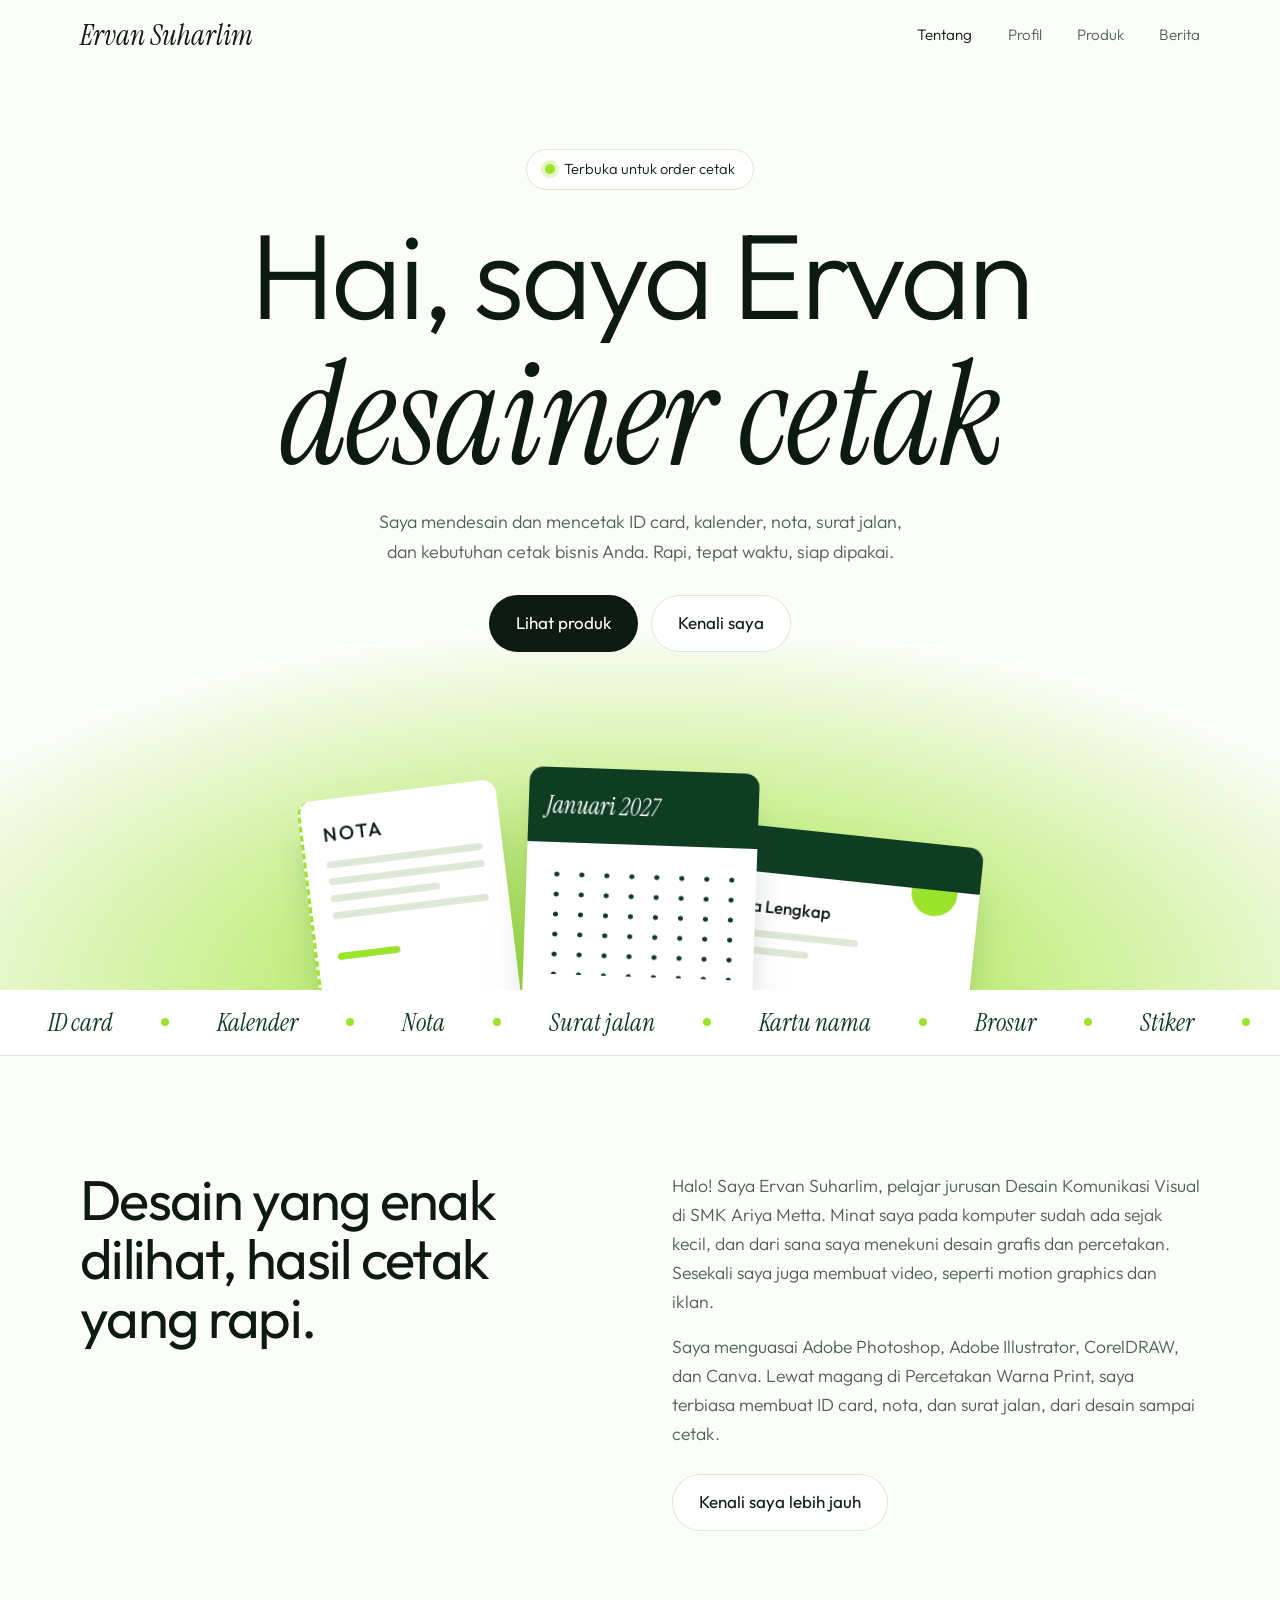
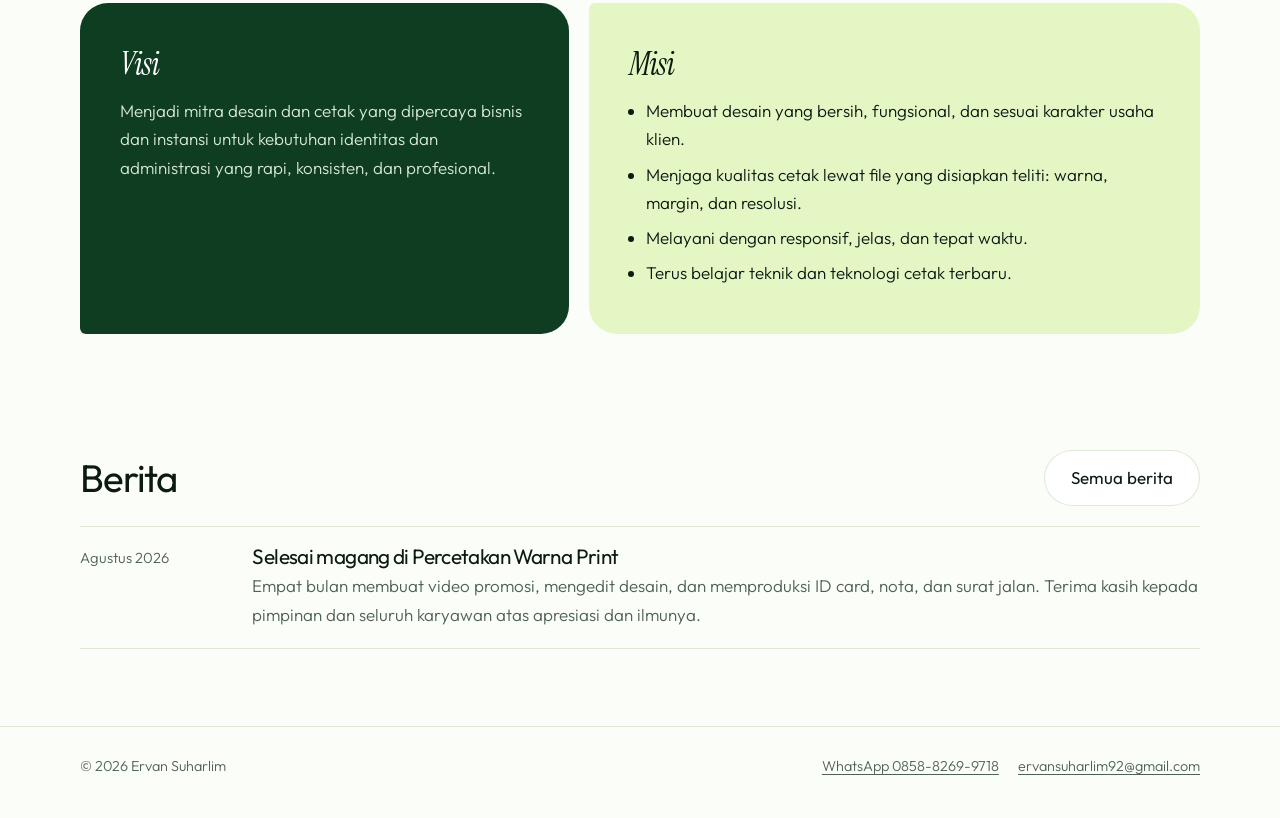
<file: index.html>
<!DOCTYPE html>
<html lang="id">
<head>
<meta charset="utf-8">
<meta name="viewport" content="width=device-width,initial-scale=1">
<title>Ervan Suharlim | Desain & Percetakan Digital</title>
<meta name="description" content="Portfolio Ervan Suharlim: desain dan cetak ID card, kalender, nota, surat jalan, dan kebutuhan percetakan lainnya.">
<meta name="theme-color" content="#0f3d22">
<link rel="icon" href="data:image/svg+xml,%3Csvg xmlns='http://www.w3.org/2000/svg' viewBox='0 0 32 32'%3E%3Crect width='32' height='32' rx='9' fill='%230f3d22'/%3E%3Ctext x='16' y='24' font-size='22' text-anchor='middle' fill='%239be32d' font-family='serif' font-style='italic'%3EE%3C/text%3E%3C/svg%3E">
<link rel="preconnect" href="https://fonts.googleapis.com"><link rel="preconnect" href="https://fonts.gstatic.com" crossorigin>
<link href="https://fonts.googleapis.com/css2?family=Instrument+Serif:ital@1&family=Outfit:wght@300;400;500&display=swap" rel="stylesheet">
<link rel="stylesheet" href="style.css">
</head>
<body>
<header><div class="wrap nav" id="nav">
<a class="logo" href="#beranda">Ervan Suharlim</a>
<button class="menu" aria-label="Buka menu" aria-expanded="false" id="mb"><i></i></button>
<ul><li><a href="#tentang" aria-current="page">Tentang</a></li><li><a href="profil.html">Profil</a></li><li><a href="produk.html">Produk</a></li><li><a href="berita.html">Berita</a></li></ul>
</div></header>
<main>
<div class="hero" id="beranda"><div class="wrap">
<span class="pill">Terbuka untuk order cetak</span>
<h1>Hai, saya Ervan <span class="it">desainer cetak</span></h1>
<p>Saya mendesain dan mencetak ID card, kalender, nota, surat jalan, dan kebutuhan cetak bisnis Anda. Rapi, tepat waktu, siap dipakai.</p>
<div class="cta"><a class="btn" href="produk.html">Lihat produk</a><a class="btn o" href="#tentang">Kenali saya</a></div>
<div class="stack" aria-hidden="true">
<div class="p nota"><b>NOTA</b><i></i><i></i><i style="width:70%"></i><i></i><i style="width:40%;margin-top:34px;background:var(--g)"></i></div>
<div class="p kal"><b>Januari 2027</b><div></div></div>
<div class="p idc"><span class="av"></span><b>Nama Lengkap</b><i style="width:60%"></i><i style="width:40%"></i></div>
</div></div></div>
<div class="mq" aria-hidden="true"><div>
<span>ID card</span><span>Kalender</span><span>Nota</span><span>Surat jalan</span><span>Kartu nama</span><span>Brosur</span><span>Stiker</span><span>Spanduk</span>
<span>ID card</span><span>Kalender</span><span>Nota</span><span>Surat jalan</span><span>Kartu nama</span><span>Brosur</span><span>Stiker</span><span>Spanduk</span>
</div></div>

<section id="tentang"><div class="wrap">
<div class="about">
<h2>Desain yang enak dilihat, hasil cetak yang rapi.</h2>
<div>
<p>Halo! Saya Ervan Suharlim, pelajar jurusan Desain Komunikasi Visual di SMK Ariya Metta. Minat saya pada komputer sudah ada sejak kecil, dan dari sana saya menekuni desain grafis dan percetakan. Sesekali saya juga membuat video, seperti motion graphics dan iklan.</p>
<p>Saya menguasai Adobe Photoshop, Adobe Illustrator, CorelDRAW, dan Canva. Lewat magang di Percetakan Warna Print, saya terbiasa membuat ID card, nota, dan surat jalan, dari desain sampai cetak.</p>
<a class="btn o" href="profil.html" style="margin-top:1.6rem">Kenali saya lebih jauh</a>
</div></div>
<div class="vm">
<div class="visi"><h3>Visi</h3><p>Menjadi mitra desain dan cetak yang dipercaya bisnis dan instansi untuk kebutuhan identitas dan administrasi yang rapi, konsisten, dan profesional.</p></div>
<div class="misi"><h3>Misi</h3><ul>
<li>Membuat desain yang bersih, fungsional, dan sesuai karakter usaha klien.</li>
<li>Menjaga kualitas cetak lewat file yang disiapkan teliti: warna, margin, dan resolusi.</li>
<li>Melayani dengan responsif, jelas, dan tepat waktu.</li>
<li>Terus belajar teknik dan teknologi cetak terbaru.</li></ul></div>
</div></div></section>

<section id="berita" style="padding:0 0 clamp(48px,6vw,80px)"><div class="wrap">
<div class="nh"><h2>Berita</h2><a class="btn o" href="berita.html">Semua berita</a></div>
<div id="nl"></div></div></section>

</main>
<footer><div class="wrap fo"><span>&copy; 2026 Ervan Suharlim</span><span><a href="https://wa.me/6285882699718" target="_blank" rel="noopener">WhatsApp 0858-8269-9718</a><a href="mailto:ervansuharlim92@gmail.com">ervansuharlim92@gmail.com</a></span></div></footer>
<script src="berita.js"></script>
<script>
renderBerita(document.getElementById('nl'),3);
var n=document.getElementById('nav'),b=document.getElementById('mb');
b.onclick=function(){var o=n.classList.toggle('open');b.setAttribute('aria-expanded',o)};
n.querySelectorAll('ul a').forEach(function(a){a.onclick=function(){n.classList.remove('open');b.setAttribute('aria-expanded',false)}});
</script>
</body>
</html>
</file>
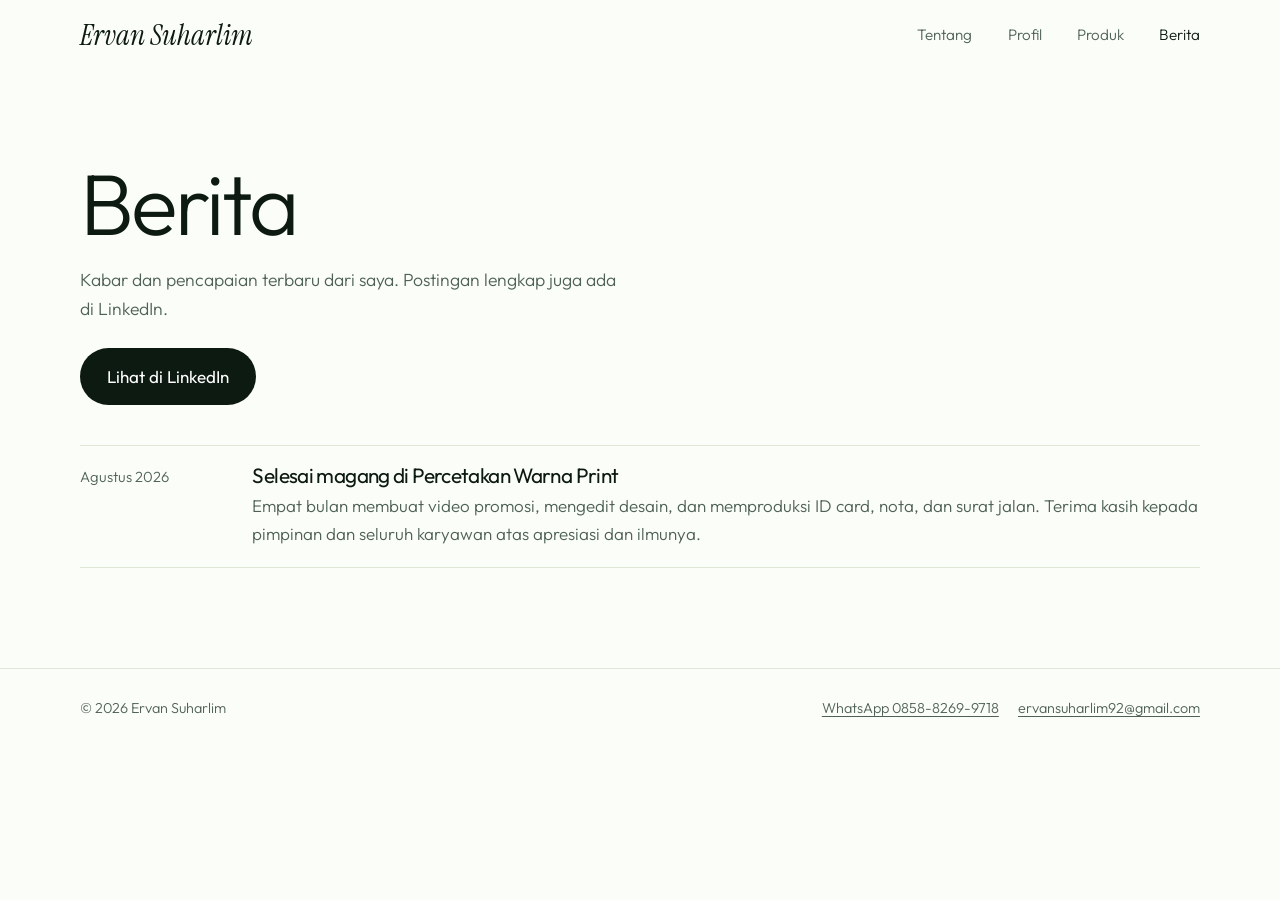
<file: berita.html>
<!DOCTYPE html>
<html lang="id">
<head>
<meta charset="utf-8">
<meta name="viewport" content="width=device-width,initial-scale=1">
<title>Berita | Ervan Suharlim</title>
<meta name="description" content="Berita dan kabar terbaru dari Ervan Suharlim, desainer grafis yang berfokus pada percetakan.">
<meta name="theme-color" content="#0f3d22">
<link rel="icon" href="data:image/svg+xml,%3Csvg xmlns='http://www.w3.org/2000/svg' viewBox='0 0 32 32'%3E%3Crect width='32' height='32' rx='9' fill='%230f3d22'/%3E%3Ctext x='16' y='24' font-size='22' text-anchor='middle' fill='%239be32d' font-family='serif' font-style='italic'%3EE%3C/text%3E%3C/svg%3E">
<link rel="preconnect" href="https://fonts.googleapis.com"><link rel="preconnect" href="https://fonts.gstatic.com" crossorigin>
<link href="https://fonts.googleapis.com/css2?family=Instrument+Serif:ital@1&family=Outfit:wght@300;400;500&display=swap" rel="stylesheet">
<link rel="stylesheet" href="style.css">
<style>.nav ul a[aria-current]{color:var(--ink)}
.bh{padding:clamp(40px,7vw,88px) 0 clamp(24px,4vw,40px)}
.bh h1{font-size:clamp(2.8rem,7vw,5.4rem);font-weight:300}
.bh p{color:var(--mut);margin:1rem 0 1.6rem;max-width:34rem;font-size:1.1rem}
.bl{padding-bottom:clamp(56px,8vw,100px)}
</style>
</head>
<body>
<header><div class="wrap nav" id="nav">
<a class="logo" href="index.html">Ervan Suharlim</a>
<button class="menu" aria-label="Buka menu" aria-expanded="false" id="mb"><i></i></button>
<ul><li><a href="index.html#tentang">Tentang</a></li><li><a href="profil.html">Profil</a></li><li><a href="produk.html">Produk</a></li><li><a href="berita.html" aria-current="page">Berita</a></li></ul>
</div></header>
<main><div class="wrap">
<div class="bh"><h1>Berita</h1><p>Kabar dan pencapaian terbaru dari saya. Postingan lengkap juga ada di LinkedIn.</p><a class="btn" href="https://www.linkedin.com/in/ervan-suharlim" target="_blank" rel="noopener">Lihat di LinkedIn</a></div>
<div class="bl" id="nl"></div>
</div></main>
<footer><div class="wrap fo"><span>&copy; 2026 Ervan Suharlim</span><span><a href="https://wa.me/6285882699718" target="_blank" rel="noopener">WhatsApp 0858-8269-9718</a><a href="mailto:ervansuharlim92@gmail.com">ervansuharlim92@gmail.com</a></span></div></footer>
<script src="berita.js"></script>
<script>
renderBerita(document.getElementById('nl'),0,true);
var n=document.getElementById('nav'),b=document.getElementById('mb');
b.onclick=function(){var o=n.classList.toggle('open');b.setAttribute('aria-expanded',o)};
n.querySelectorAll('ul a').forEach(function(a){a.onclick=function(){n.classList.remove('open');b.setAttribute('aria-expanded',false)}});
</script>
</body>
</html>
</file>
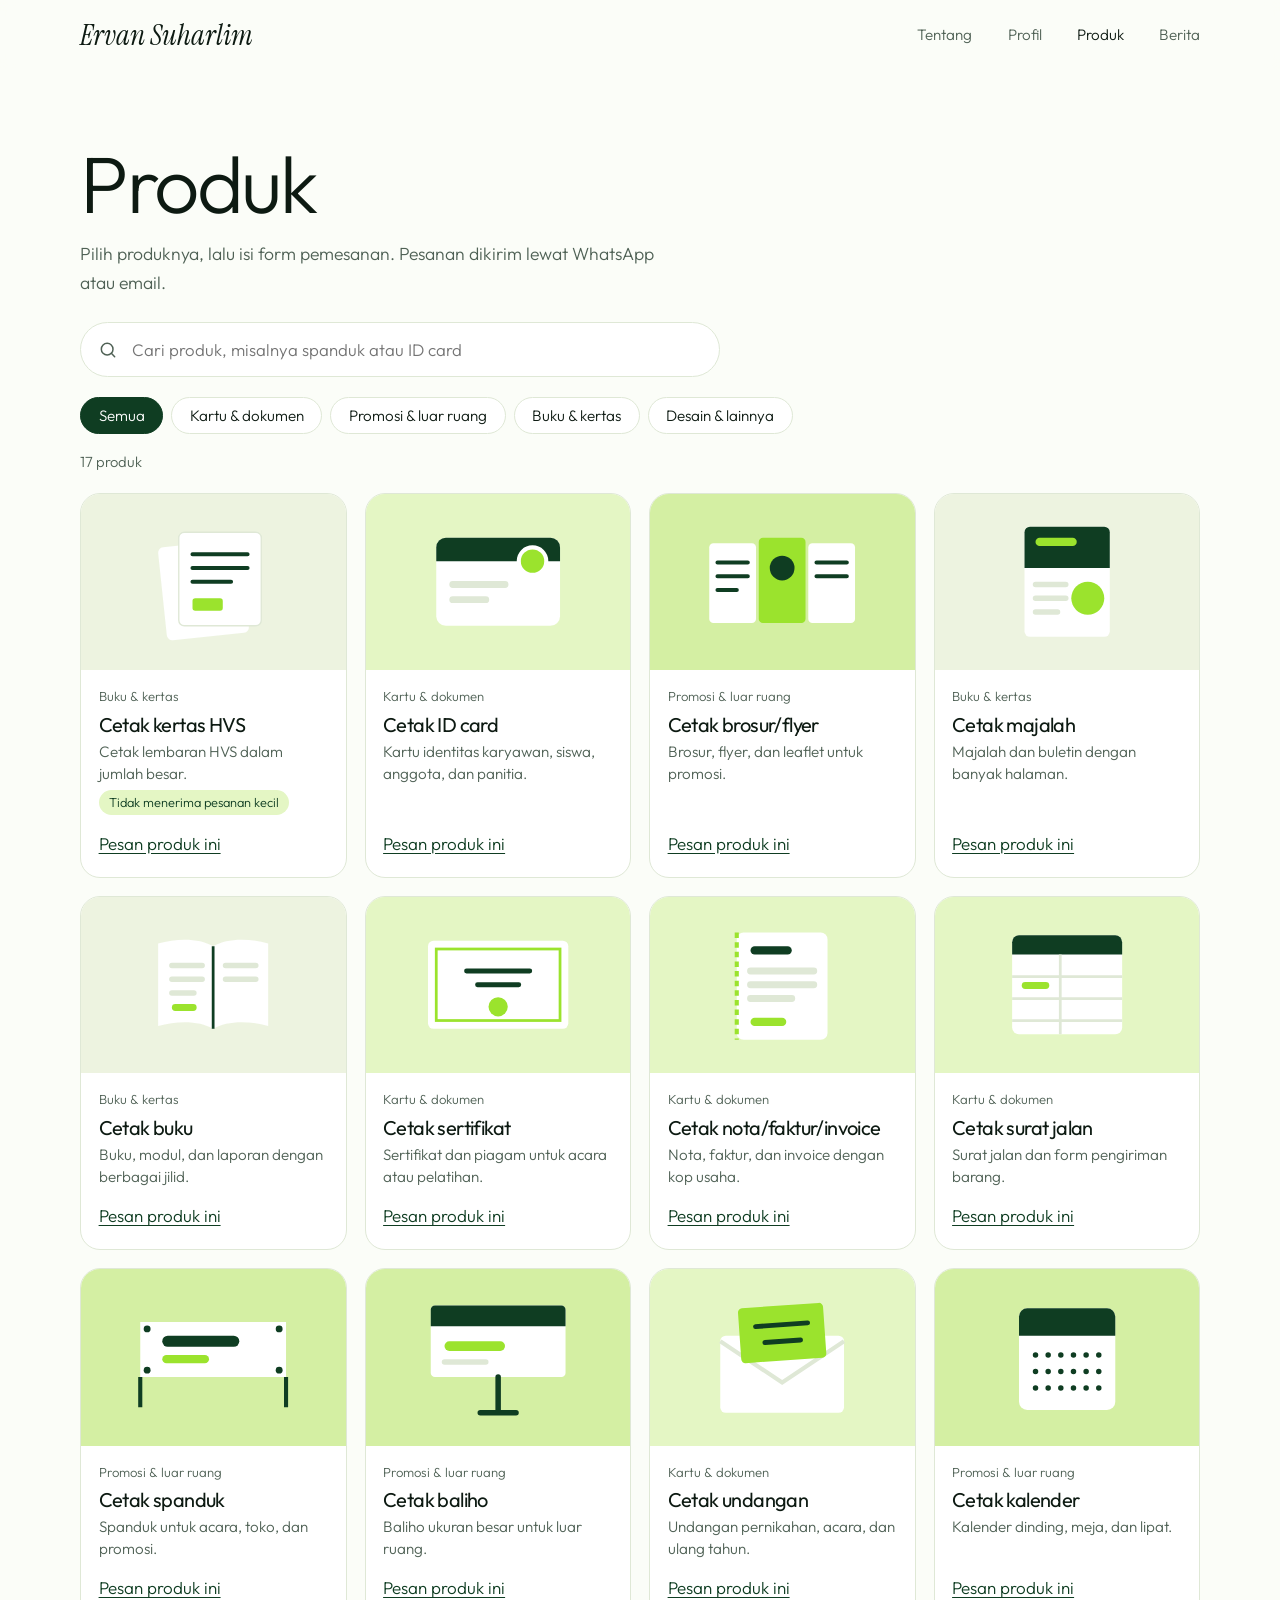
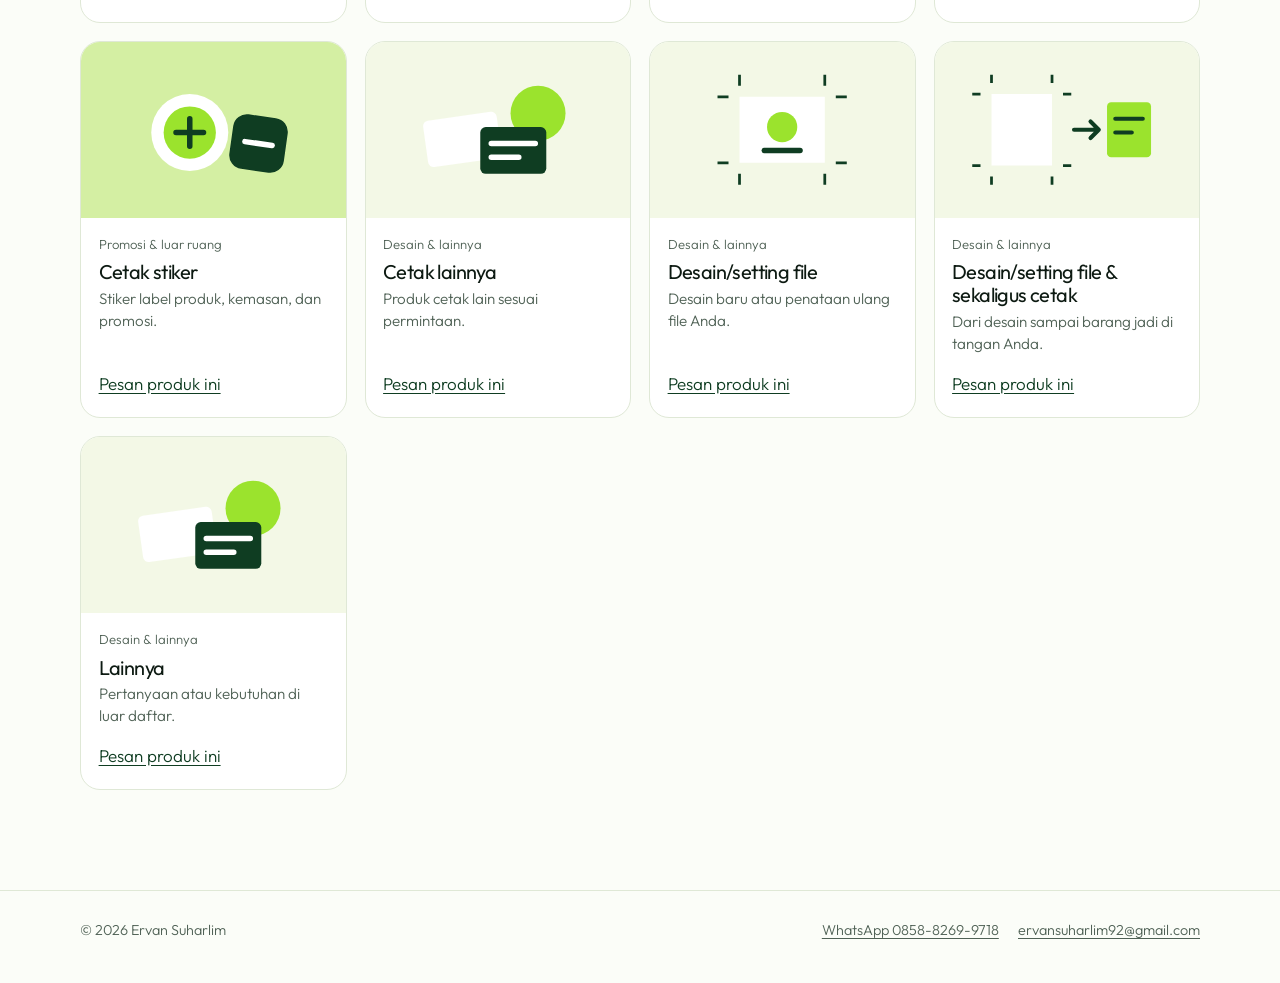
<file: pesan.html>
<!DOCTYPE html>
<html lang="id">
<head>
<meta charset="utf-8">
<meta name="viewport" content="width=device-width,initial-scale=1">
<title>Pemesanan | Ervan Suharlim</title>
<meta name="description" content="Form pemesanan produk cetak dan desain.">
<meta name="theme-color" content="#0f3d22">
<link rel="icon" href="data:image/svg+xml,%3Csvg xmlns='http://www.w3.org/2000/svg' viewBox='0 0 32 32'%3E%3Crect width='32' height='32' rx='9' fill='%230f3d22'/%3E%3Ctext x='16' y='24' font-size='22' text-anchor='middle' fill='%239be32d' font-family='serif' font-style='italic'%3EE%3C/text%3E%3C/svg%3E">
<link rel="preconnect" href="https://fonts.googleapis.com"><link rel="preconnect" href="https://fonts.gstatic.com" crossorigin>
<link href="https://fonts.googleapis.com/css2?family=Instrument+Serif:ital@1&family=Outfit:wght@300;400;500&display=swap" rel="stylesheet">
<link rel="stylesheet" href="style.css">
</head>
<body>
<header><div class="wrap nav" id="nav">
<a class="logo" href="index.html">Ervan Suharlim</a>
<button class="menu" aria-label="Buka menu" aria-expanded="false" id="mb"><i></i></button>
<ul><li><a href="index.html#tentang">Tentang</a></li><li><a href="profil.html">Profil</a></li><li><a href="produk.html" aria-current="page">Produk</a></li><li><a href="berita.html">Berita</a></li></ul>
</div></header>
<main><div class="wrap pg">
<p class="crumb"><a href="produk.html">Produk</a> / <span id="cr"></span></p>
<div class="od"><div>
<div class="art" id="art"></div>
<h1 id="nm"></h1><p class="desk" id="ds"></p><div class="nt" id="ct" hidden></div>
<h2>Yang perlu disiapkan</h2><ul class="ck" id="sp"></ul>
</div>
<form class="form" id="f">
<h3>Kirim pemesanan</h3>
<label>Nama Lengkap<input name="Nama" required autocomplete="name"></label>
<label>Produk<select name="Jasa" required></select></label>
<label>Subjek<input name="Subjek" required></label>
<label>Nama perusahaan (opsional)<input name="Perusahaan" autocomplete="organization"></label>
<label class="w">Pesan<textarea name="Pesan" rows="6" required></textarea></label>
<div class="hint"><p>Isi form ini jadi pesan siap kirim di WhatsApp atau email Anda.</p><p>Kami menerima file:</p><div class="ff"><span><i class="fb ai">Ai</i>Adobe Illustrator</span><span><i class="fb id">Id</i>Adobe InDesign</span><span><i class="fb ps">Ps</i>Adobe Photoshop</span><span><i class="fb cd">CDR</i>CorelDRAW</span><span><i class="fb pf">PDF</i>PDF</span><span><i class="fb jp">JPG</i>JPG</span><span><i class="fb pn">PNG</i>PNG</span></div></div>
<div class="act"><button class="send" type="submit"><svg viewBox="0 0 24 24" width="20" height="20" fill="none" stroke="currentColor" stroke-width="1.8" stroke-linecap="round" stroke-linejoin="round" aria-hidden="true"><path d="M21 12a8.5 8.5 0 0 1-12.3 7.6L3 21l1.5-5.5A8.5 8.5 0 1 1 21 12z"/></svg>Kirim lewat WhatsApp</button><button class="alt" type="button" id="em"><svg viewBox="0 0 24 24" width="20" height="20" fill="none" stroke="currentColor" stroke-width="1.8" stroke-linecap="round" stroke-linejoin="round" aria-hidden="true"><rect x="3" y="5" width="18" height="14" rx="2"/><path d="m3 7 9 6 9-6"/></svg>Atau kirim lewat email</button></div>
</form></div>
<div class="rel"><h2>Produk terkait</h2><div class="grid" id="rl"></div></div>
</div></main>
<footer><div class="wrap fo"><span>&copy; 2026 Ervan Suharlim</span><span><a href="https://wa.me/6285882699718" target="_blank" rel="noopener">WhatsApp 0858-8269-9718</a><a href="mailto:ervansuharlim92@gmail.com">ervansuharlim92@gmail.com</a></span></div></footer>
<script src="produk.js"></script>
<script>
var F=document.getElementById('f'),S=F.elements.Jasa,cur,$=function(i){return document.getElementById(i)};
PRODUK.forEach(function(p){var o=document.createElement('option');o.value=p.id;o.textContent=p.label;S.appendChild(o)});
function show(p){cur=p;S.value=p.id;document.title=p.nama+' | Ervan Suharlim';
$('cr').textContent=p.nama;$('nm').textContent=p.nama;$('ds').textContent=p.desk;$('ct').hidden=!p.catatan;$('ct').textContent=p.catatan;
$('art').innerHTML=svg(p.art);$('art').setAttribute('data-k',p.kat);
var sp=$('sp');sp.textContent='';['Ukuran dan jumlah cetak','File desain, atau ceritakan idenya',p.spes].forEach(function(t){var li=document.createElement('li');li.innerHTML='<svg viewBox="0 0 24 24" aria-hidden="true"><path d="m5 12 5 5 9-10"/></svg>';li.appendChild(document.createTextNode(t));sp.appendChild(li)});
F.elements.Subjek.placeholder='Contoh: '+p.subj;F.elements.Pesan.placeholder='Tulis ukuran, jumlah, dan kebutuhan Anda.\n\nContoh: '+p.contoh;
var r=PRODUK.filter(function(x){return x!==p&&x.kat==p.kat}).concat(PRODUK.filter(function(x){return x!==p&&x.kat!=p.kat})).slice(0,4),rl=$('rl');rl.textContent='';r.forEach(function(x){rl.appendChild(kartu(x))});
history.replaceState(null,'','pesan.html?p='+p.id)}
S.onchange=function(){show(PRODUK.filter(function(x){return x.id==S.value})[0])};
var id=new URLSearchParams(location.search).get('p'),P0=PRODUK.filter(function(x){return x.id==id})[0];
if(P0)show(P0);else location.replace('produk.html');
function msg(){var g=function(k){return F.elements[k].value.trim()},t='Halo Ervan, saya '+g('Nama')+'.\nProduk: '+cur.nama+'\nSubjek: '+g('Subjek'),c=g('Perusahaan');if(c)t+='\nPerusahaan: '+c;return t+'\nPesan: '+g('Pesan')}
F.onsubmit=function(e){e.preventDefault();window.open('https://wa.me/6285882699718?text='+encodeURIComponent(msg()),'_blank','noopener')};
$('em').onclick=function(){if(!F.reportValidity())return;location.href='mailto:ervansuharlim92@gmail.com?subject='+encodeURIComponent(F.elements.Subjek.value.trim()+' ('+cur.nama+')')+'&body='+encodeURIComponent(msg())};
[].forEach.call(document.querySelectorAll('.ff i.fb'),function(i){var k=i.className.split(' ')[1];if(['ai','id','ps','cd'].indexOf(k)<0)return;var m=new Image();m.className='fb';m.alt='';m.onload=function(){i.replaceWith(m)};m.src='icons/'+k+'.svg'});
</script>
</body>
</html>
</file>
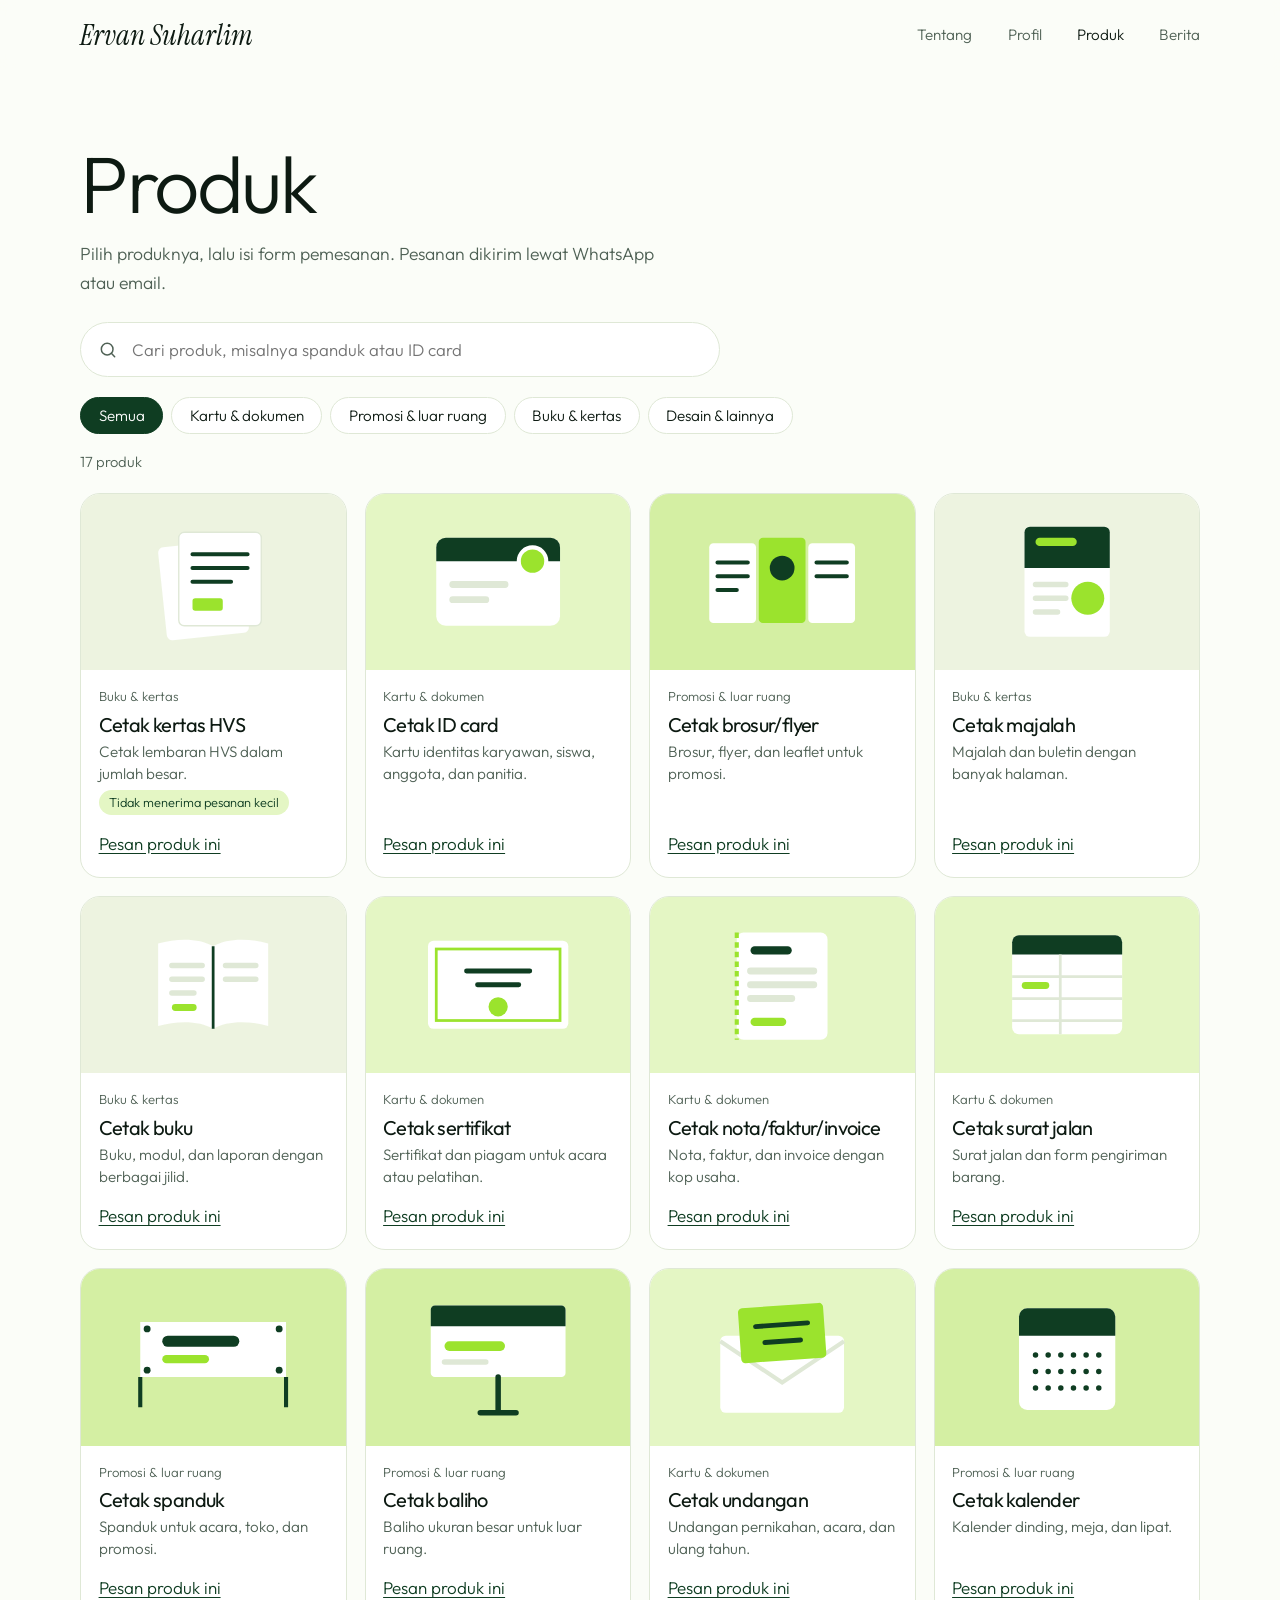
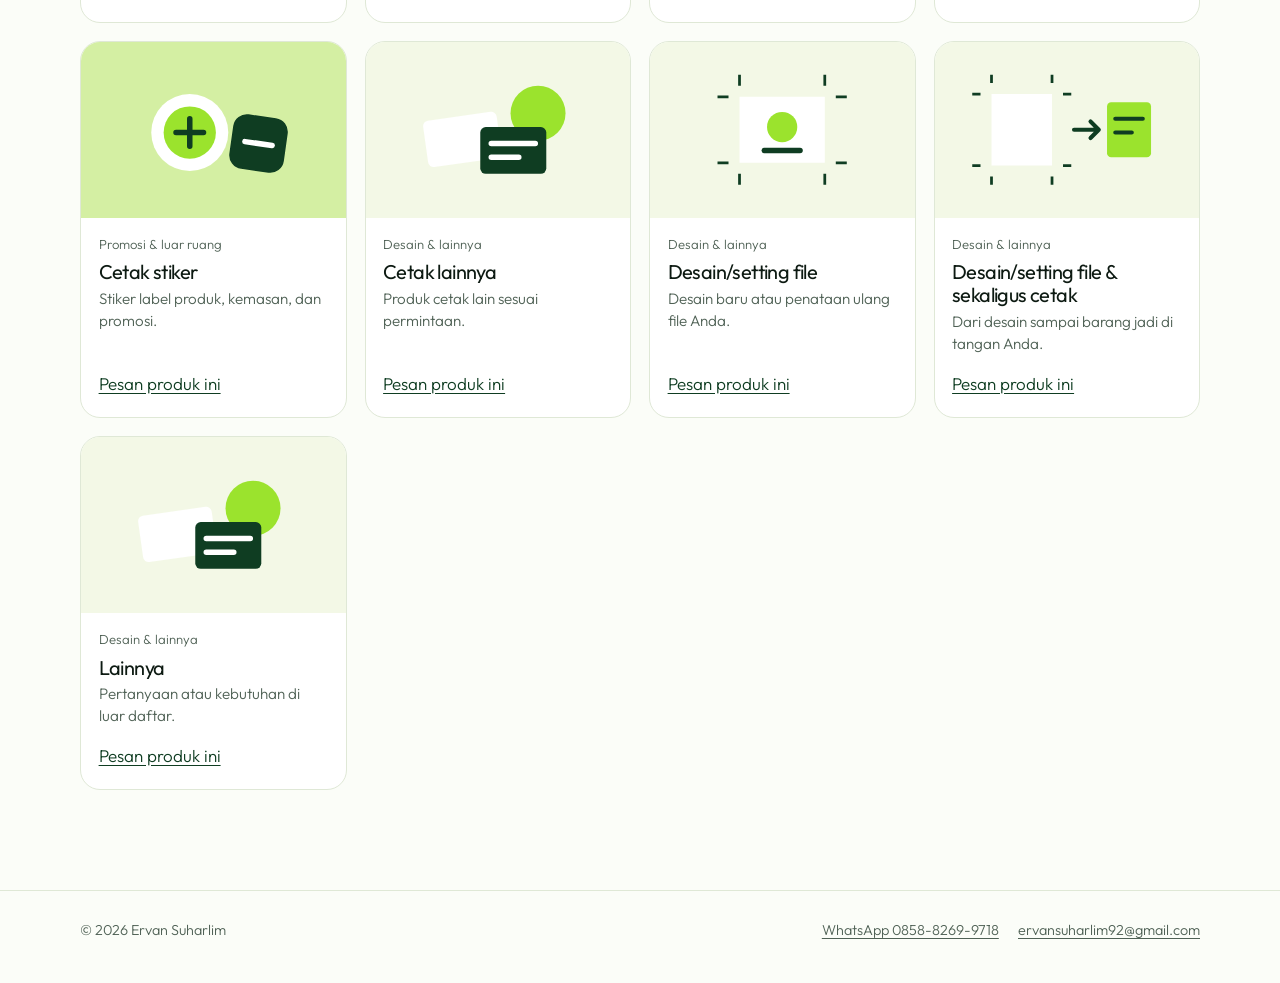
<file: produk.html>
<!DOCTYPE html>
<html lang="id">
<head>
<meta charset="utf-8">
<meta name="viewport" content="width=device-width,initial-scale=1">
<title>Produk | Ervan Suharlim</title>
<meta name="description" content="Katalog produk cetak dan desain: ID card, brosur, spanduk, nota, kalender, dan lainnya.">
<meta name="theme-color" content="#0f3d22">
<link rel="icon" href="data:image/svg+xml,%3Csvg xmlns='http://www.w3.org/2000/svg' viewBox='0 0 32 32'%3E%3Crect width='32' height='32' rx='9' fill='%230f3d22'/%3E%3Ctext x='16' y='24' font-size='22' text-anchor='middle' fill='%239be32d' font-family='serif' font-style='italic'%3EE%3C/text%3E%3C/svg%3E">
<link rel="preconnect" href="https://fonts.googleapis.com"><link rel="preconnect" href="https://fonts.gstatic.com" crossorigin>
<link href="https://fonts.googleapis.com/css2?family=Instrument+Serif:ital@1&family=Outfit:wght@300;400;500&display=swap" rel="stylesheet">
<link rel="stylesheet" href="style.css">
</head>
<body>
<header><div class="wrap nav" id="nav">
<a class="logo" href="index.html">Ervan Suharlim</a>
<button class="menu" aria-label="Buka menu" aria-expanded="false" id="mb"><i></i></button>
<ul><li><a href="index.html#tentang">Tentang</a></li><li><a href="profil.html">Profil</a></li><li><a href="produk.html" aria-current="page">Produk</a></li><li><a href="berita.html">Berita</a></li></ul>
</div></header>
<main><div class="wrap pg">
<h1>Produk</h1>
<p class="lead">Pilih produknya, lalu isi form pemesanan. Pesanan dikirim lewat WhatsApp atau email.</p>
<div class="sb"><svg viewBox="0 0 24 24" aria-hidden="true"><circle cx="11" cy="11" r="7"/><path d="m20 20-4-4"/></svg><input id="q" type="search" placeholder="Cari produk, misalnya spanduk atau ID card" autocomplete="off" aria-label="Cari produk"><button id="qc" type="button" aria-label="Hapus pencarian" hidden>&times;</button></div>
<div class="chips" id="ch"></div>
<p class="cnt" id="cn" role="status" aria-live="polite"></p>
<div class="grid" id="gr"></div>
<div class="emp" id="em" hidden><p>Belum ada produk yang cocok dengan &ldquo;<b id="eq"></b>&rdquo;.</p><p>Coba kata lain atau pilih kategori Semua. Atau tanyakan langsung, siapa tahu bisa kami kerjakan.</p><a class="btn" id="ew" href="#" target="_blank" rel="noopener">Tanya lewat WhatsApp</a></div>
</div></main>
<footer><div class="wrap fo"><span>&copy; 2026 Ervan Suharlim</span><span><a href="https://wa.me/6285882699718" target="_blank" rel="noopener">WhatsApp 0858-8269-9718</a><a href="mailto:ervansuharlim92@gmail.com">ervansuharlim92@gmail.com</a></span></div></footer>
<script src="produk.js"></script>
<script>
var Q=document.getElementById('q'),QC=document.getElementById('qc'),GR=document.getElementById('gr'),CN=document.getElementById('cn'),EM=document.getElementById('em'),CH=document.getElementById('ch'),cat='semua';
var C=[['semua','Semua']].concat(Object.keys(KAT).map(function(k){return[k,KAT[k]]}));
C.forEach(function(c){var b=document.createElement('button');b.type='button';b.textContent=c[1];b.setAttribute('aria-pressed',c[0]==cat);
b.onclick=function(){cat=c[0];[].forEach.call(CH.children,function(x,i){x.setAttribute('aria-pressed',C[i][0]==cat)});draw()};CH.appendChild(b)});
function draw(){var q=Q.value.trim(),r=cari(q),L=r.list.filter(function(p){return cat=='semua'||p.kat==cat});QC.hidden=!q;GR.textContent='';
L.forEach(function(p){GR.appendChild(kartu(p))});EM.hidden=!!L.length;
CN.textContent=L.length?L.length+' produk'+(q&&!r.exact?'. Menampilkan yang paling mirip dengan \u201c'+q+'\u201d.':''):'';
if(!L.length){document.getElementById('eq').textContent=q;document.getElementById('ew').href='https://wa.me/6285882699718?text='+encodeURIComponent('Halo Ervan, saya mencari produk: '+q)}}
Q.oninput=draw;QC.onclick=function(){Q.value='';draw();Q.focus()};
Q.value=new URLSearchParams(location.search).get('q')||'';draw();
</script>
</body>
</html>
</file>
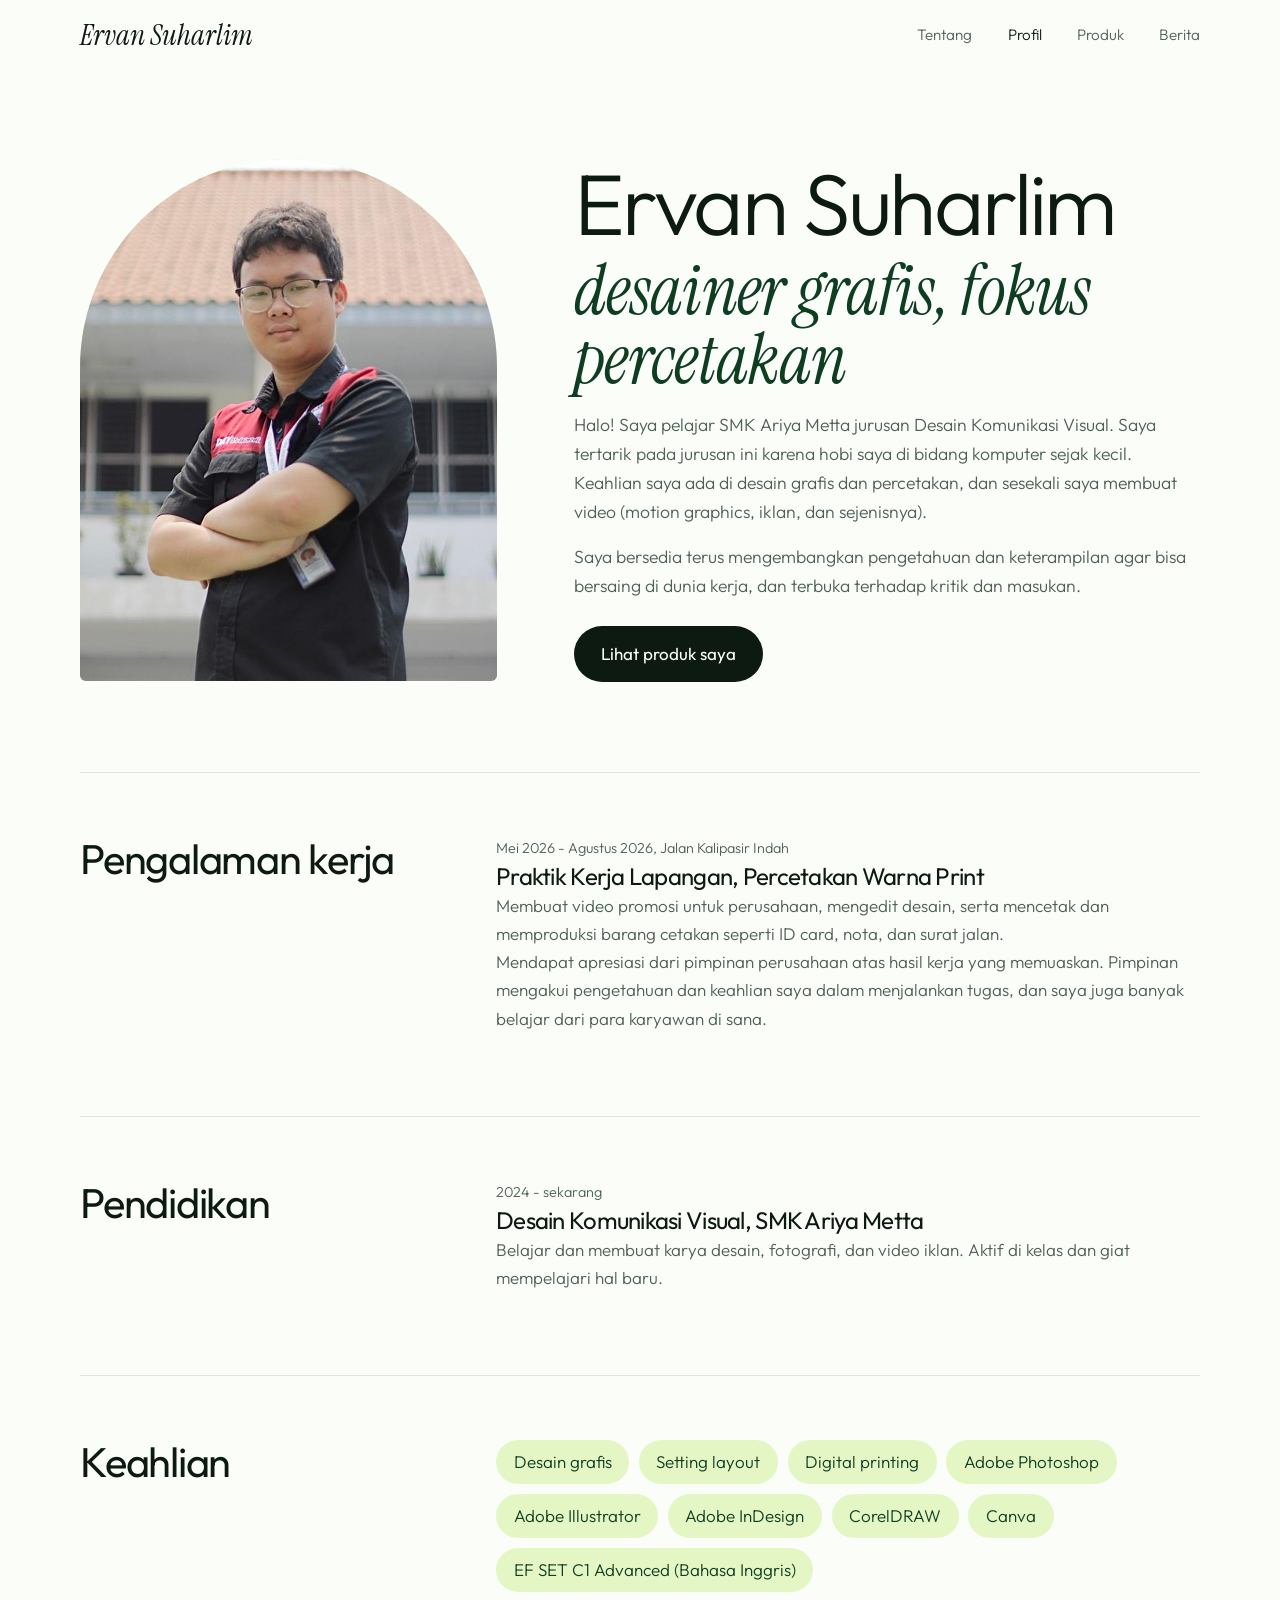
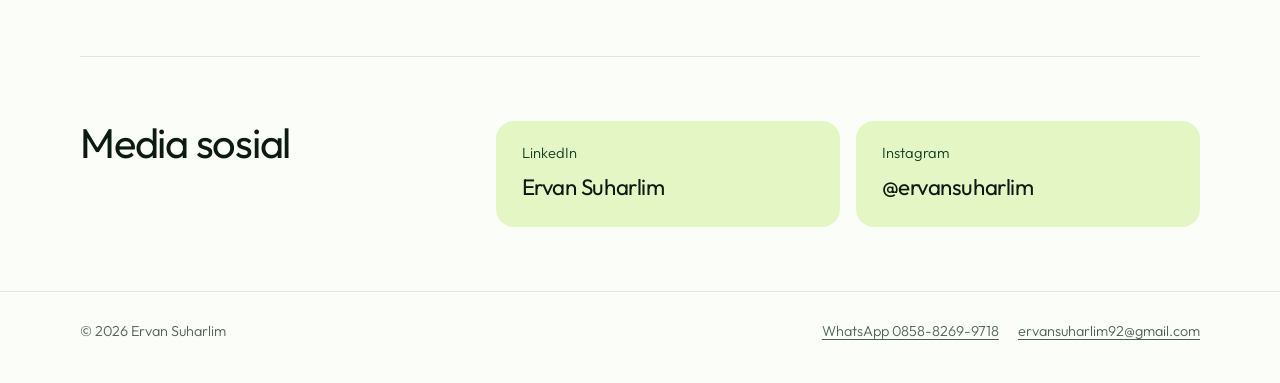
<file: profil.html>
<!DOCTYPE html>
<html lang="id">
<head>
<meta charset="utf-8">
<meta name="viewport" content="width=device-width,initial-scale=1">
<title>Profil | Ervan Suharlim</title>
<meta name="description" content="Profil, biografi, dan pengalaman kerja Ervan Suharlim, desainer grafis yang berfokus pada percetakan.">
<meta name="theme-color" content="#0f3d22">
<link rel="icon" href="data:image/svg+xml,%3Csvg xmlns='http://www.w3.org/2000/svg' viewBox='0 0 32 32'%3E%3Crect width='32' height='32' rx='9' fill='%230f3d22'/%3E%3Ctext x='16' y='24' font-size='22' text-anchor='middle' fill='%239be32d' font-family='serif' font-style='italic'%3EE%3C/text%3E%3C/svg%3E">
<link rel="preconnect" href="https://fonts.googleapis.com"><link rel="preconnect" href="https://fonts.gstatic.com" crossorigin>
<link href="https://fonts.googleapis.com/css2?family=Instrument+Serif:ital@1&family=Outfit:wght@300;400;500&display=swap" rel="stylesheet">
<link rel="stylesheet" href="style.css">
<style>.nav ul a[aria-current]{color:var(--ink)}
.pf{display:grid;grid-template-columns:.8fr 1.2fr;gap:clamp(28px,6vw,80px);align-items:center;padding:clamp(40px,7vw,88px) 0 clamp(48px,7vw,96px)}
.ph{position:relative;aspect-ratio:4/5;border-radius:999px 999px 28px 28px;overflow:hidden;background:var(--g2)}
.ph span{position:absolute;inset:0;display:grid;place-items:center;font:italic 7rem var(--serif);color:var(--d)}
.ph img{position:absolute;inset:0;width:100%;height:100%;object-fit:cover}
.pf h1{font-size:clamp(2.8rem,7vw,5.4rem);font-weight:300}
.pf h1 .it{display:block;font-size:.8em;margin-top:.1em;color:var(--d)}
.pf p{color:var(--mut);font-size:1.1rem;margin-top:1rem}
.pf .btn{margin-top:1.6rem}
.ps{display:grid;grid-template-columns:1fr 2fr;gap:clamp(20px,5vw,72px);padding:clamp(36px,5vw,64px) 0;border-top:1px solid var(--line)}
.ps h2{font-size:clamp(1.8rem,3.5vw,2.6rem)}
.it2{padding:1.2rem 0;border-top:1px solid var(--line)}.it2:first-child{border-top:0;padding-top:0}
.it2 small{display:block;color:var(--mut);font-size:.9rem}
.it2 h3{font-size:1.5rem;margin:.2rem 0}
.it2 p{color:var(--mut)}
.todo{outline:2px dashed var(--g);outline-offset:8px;border-radius:6px}
.tags{display:flex;flex-wrap:wrap;gap:.6rem}.tags span{padding:.5rem 1.1rem;border-radius:99px;background:var(--g2);color:var(--d)}
.socs{display:grid;grid-template-columns:1fr 1fr;gap:16px}
.soc{display:flex;flex-direction:column;gap:.2rem;padding:1.3rem 1.6rem;border-radius:18px;background:var(--g2);color:var(--d);transition:transform .2s,background .2s}
.soc:hover{transform:translateY(-2px);background:var(--g)}
.soc span{font-size:.92rem}.soc b{font-weight:400;font-size:1.4rem;letter-spacing:-.02em;color:var(--ink);overflow-wrap:anywhere}
@media(max-width:620px){.socs{grid-template-columns:1fr}}
@media(max-width:820px){.pf,.ps{grid-template-columns:1fr}.ph{max-width:340px}}
</style>
</head>
<body>
<header><div class="wrap nav" id="nav">
<a class="logo" href="index.html">Ervan Suharlim</a>
<button class="menu" aria-label="Buka menu" aria-expanded="false" id="mb"><i></i></button>
<ul><li><a href="index.html#tentang">Tentang</a></li><li><a href="profil.html" aria-current="page">Profil</a></li><li><a href="produk.html">Produk</a></li><li><a href="berita.html">Berita</a></li></ul>
</div></header>
<main><div class="wrap">
<div class="pf">
<div class="ph"><span>ES</span><img src="foto-ervan.jpg" alt="Foto Ervan Suharlim" onerror="this.remove()"></div>
<div>
<h1>Ervan Suharlim <span class="it">desainer grafis, fokus percetakan</span></h1>
<p>Halo! Saya pelajar SMK Ariya Metta jurusan Desain Komunikasi Visual. Saya tertarik pada jurusan ini karena hobi saya di bidang komputer sejak kecil. Keahlian saya ada di desain grafis dan percetakan, dan sesekali saya membuat video (motion graphics, iklan, dan sejenisnya).</p>
<p>Saya bersedia terus mengembangkan pengetahuan dan keterampilan agar bisa bersaing di dunia kerja, dan terbuka terhadap kritik dan masukan.</p>
<a class="btn" href="produk.html">Lihat produk saya</a>
</div></div>

<div class="ps"><h2>Pengalaman kerja</h2><div>
<div class="it2"><small>Mei 2026 - Agustus 2026, Jalan Kalipasir Indah</small><h3>Praktik Kerja Lapangan, Percetakan Warna Print</h3><p>Membuat video promosi untuk perusahaan, mengedit desain, serta mencetak dan memproduksi barang cetakan seperti ID card, nota, dan surat jalan.</p><p>Mendapat apresiasi dari pimpinan perusahaan atas hasil kerja yang memuaskan. Pimpinan mengakui pengetahuan dan keahlian saya dalam menjalankan tugas, dan saya juga banyak belajar dari para karyawan di sana.</p></div>
</div></div>

<div class="ps"><h2>Pendidikan</h2><div>
<div class="it2"><small>2024 - sekarang</small><h3>Desain Komunikasi Visual, SMK Ariya Metta</h3><p>Belajar dan membuat karya desain, fotografi, dan video iklan. Aktif di kelas dan giat mempelajari hal baru.</p></div>
</div></div>

<div class="ps"><h2>Keahlian</h2><div class="tags">
<span>Desain grafis</span><span>Setting layout</span><span>Digital printing</span><span>Adobe Photoshop</span><span>Adobe Illustrator</span><span>Adobe InDesign</span><span>CorelDRAW</span><span>Canva</span><span>EF SET C1 Advanced (Bahasa Inggris)</span>
</div></div>
<div class="ps"><h2>Media sosial</h2><div class="socs">
<a class="soc" href="https://www.linkedin.com/in/ervan-suharlim" target="_blank" rel="noopener"><span>LinkedIn</span><b>Ervan Suharlim</b></a>
<a class="soc" href="https://instagram.com/ervansuharlim" target="_blank" rel="noopener"><span>Instagram</span><b>@ervansuharlim</b></a>
</div></div>
</div></main>
<footer><div class="wrap fo"><span>&copy; 2026 Ervan Suharlim</span><span><a href="https://wa.me/6285882699718" target="_blank" rel="noopener">WhatsApp 0858-8269-9718</a><a href="mailto:ervansuharlim92@gmail.com">ervansuharlim92@gmail.com</a></span></div></footer>
<script>
var n=document.getElementById('nav'),b=document.getElementById('mb');
b.onclick=function(){var o=n.classList.toggle('open');b.setAttribute('aria-expanded',o)};
n.querySelectorAll('ul a').forEach(function(a){a.onclick=function(){n.classList.remove('open');b.setAttribute('aria-expanded',false)}});
</script>
</body>
</html>
</file>
<file: style.css>
:root{--g:#9be32d;--g2:#e4f6c4;--d:#0f3d22;--ink:#0d1a12;--mut:#4f6155;--bg:#fbfdf8;--line:#dfe8d6;--serif:'Instrument Serif',Georgia,serif;--sans:'Outfit',system-ui,-apple-system,'Segoe UI',Roboto,sans-serif}
*{box-sizing:border-box;margin:0}
html{scroll-behavior:smooth;scroll-padding-top:76px}
body{font:300 17px/1.65 var(--sans);color:var(--ink);background:var(--bg);-webkit-font-smoothing:antialiased}
a{color:inherit;text-decoration:none}
a:focus-visible,button:focus-visible{outline:3px solid var(--d);outline-offset:3px}
.wrap{width:min(1120px,100% - 40px);margin-inline:auto}
h1,h2,h3{font-weight:400;line-height:1.05;letter-spacing:-.03em}
h2{font-size:clamp(2.1rem,5vw,3.5rem)}
.it{font:italic 400 1em/1 var(--serif);letter-spacing:-.01em}
section{padding:clamp(64px,9vw,120px) 0}
header{position:sticky;top:0;z-index:20;background:rgba(251,253,248,.88);backdrop-filter:blur(8px)}
.nav{display:flex;align-items:center;justify-content:space-between;height:70px}
.logo{font:italic 1.8rem var(--serif)}
.nav ul{display:flex;gap:2.2rem;list-style:none;padding:0;font-size:.95rem;color:var(--mut)}
.nav ul a:hover{color:var(--ink)}
.menu{display:none;width:46px;height:46px;border-radius:50%;border:1px solid var(--line);background:#fff;cursor:pointer;place-items:center}
.menu i{display:block;width:18px;height:2px;background:var(--ink);box-shadow:0 6px 0 var(--ink);margin-bottom:6px}
.btn{display:inline-flex;align-items:center;padding:.9rem 1.7rem;border-radius:99px;background:var(--ink);color:#fff;font-weight:400;transition:transform .2s}
.btn:hover{transform:translateY(-2px)}
.btn.o{background:#fff;color:var(--ink);box-shadow:inset 0 0 0 1px var(--line)}
.hero{padding:clamp(40px,7vw,80px) 0 0;text-align:center;overflow:hidden;background:radial-gradient(90% 55% at 50% 100%,var(--g),rgba(155,227,45,0) 72%),var(--bg)}
.pill{display:inline-flex;align-items:center;gap:.6rem;padding:.45rem 1.1rem;border-radius:99px;background:#fff;box-shadow:0 0 0 1px var(--line);font-size:.92rem}
.pill:before{content:"";width:10px;height:10px;border-radius:50%;background:var(--g);box-shadow:0 0 0 4px var(--g2)}
.hero h1{font-size:clamp(3rem,9.5vw,7.6rem);margin:1.4rem 0 1.2rem;font-weight:300}
.hero h1 .it{display:block;font-size:1.18em;margin-top:.04em}
.hero p{max-width:34rem;margin:0 auto 1.8rem;color:var(--mut);font-size:1.12rem}
.cta{display:flex;gap:.8rem;justify-content:center;flex-wrap:wrap}
.stack{position:relative;height:290px;max-width:700px;margin:48px auto 0}
.p{position:absolute;background:#fff;border-radius:14px;box-shadow:0 24px 40px -20px rgba(15,61,34,.5);text-align:left;overflow:hidden;animation:up 1s cubic-bezier(.2,.7,.2,1) both;transform:rotate(var(--r))}
.p i{display:block;height:7px;border-radius:4px;background:var(--line);margin:10px 0}
.nota{--r:-7deg;left:3%;bottom:-60px;width:200px;height:260px;padding:20px;border-left:3px dashed var(--g);animation-delay:.1s}
.nota b{font-weight:500;font-size:1.2rem;letter-spacing:.12em}
.kal{--r:2deg;left:50%;margin-left:-115px;bottom:-70px;width:230px;height:290px;z-index:2;animation-delay:.25s}
.kal b{display:block;background:var(--d);color:#fff;font:italic 400 1.5rem var(--serif);padding:22px 18px}
.kal div{height:110px;margin:22px 18px;background:radial-gradient(circle,var(--d) 2.2px,transparent 2.8px) 0 0/25px 20px}
.idc{--r:6deg;right:2%;bottom:-20px;width:280px;height:176px;border-top:46px solid var(--d);padding:14px 18px;animation-delay:.4s}
.idc .av{position:absolute;right:18px;top:-24px;width:54px;height:54px;border-radius:50%;background:var(--g);border:4px solid #fff}
.idc b{font-weight:500;display:block;margin-top:6px}
@keyframes up{from{opacity:0;transform:translateY(80px) rotate(var(--r))}}
.mq{overflow:hidden;padding:1rem 0;background:#fff;border-bottom:1px solid var(--line)}
.mq div{display:flex;width:max-content;animation:mq 30s linear infinite}
.mq span{display:flex;align-items:center;gap:3rem;padding-left:3rem;font:italic 1.55rem var(--serif);color:var(--d)}
.mq span:after{content:"";width:8px;height:8px;border-radius:50%;background:var(--g)}
@keyframes mq{to{transform:translateX(-50%)}}
.about{display:grid;grid-template-columns:1fr 1fr;gap:clamp(24px,5vw,72px);align-items:start}
.about p+p{margin-top:1rem}
.about p{color:var(--mut);font-size:1.1rem}
.vm{display:grid;grid-template-columns:1fr 1.25fr;gap:20px;margin-top:clamp(40px,6vw,72px)}
.vm>div{padding:clamp(24px,4vw,40px)}
.visi{background:var(--d);color:#fff;border-radius:28px 28px 28px 6px}
.misi{background:var(--g2);border-radius:6px 28px 28px 28px}
.vm h3{font:italic 400 2rem var(--serif);margin-bottom:.8rem}
.visi p{color:#d6e6da}
.misi ul{padding-left:1.1rem}.misi li{margin:.45rem 0}
.th{width:150px;height:100px;border-radius:14px;background:var(--g2)}
.form{display:grid;grid-template-columns:1fr 1fr;gap:18px 20px;margin-top:2.6rem;background:#fff;color:var(--ink);border-radius:22px;padding:clamp(22px,4vw,40px)}
.form h3{font-size:1.9rem}.form h3,.form .w,.form button,.form .note{grid-column:1/-1}
.form label{display:block;font-size:.9rem;color:var(--mut)}
.form input,.form select,.form textarea{width:100%;margin-top:.35rem;padding:.8rem 1rem;border:1px solid var(--line);border-radius:12px;font:300 1rem var(--sans);color:var(--ink);background:var(--bg)}
.form input:focus,.form select:focus,.form textarea:focus{outline:2px solid var(--d);border-color:transparent}
.form button{justify-self:start;border:0;cursor:pointer;font:400 1rem var(--sans)}
.form .note{font-size:.9rem;color:var(--mut);min-height:1.2em}
.nh{display:flex;justify-content:space-between;align-items:center;gap:1rem;flex-wrap:wrap;margin-bottom:1.2rem}
.nh h2{font-size:clamp(1.8rem,3.6vw,2.4rem)}
.ni{display:grid;grid-template-columns:150px 1fr;gap:.3rem 1.4rem;padding:1.2rem 0;border-top:1px solid var(--line)}
.ni:last-child{border-bottom:1px solid var(--line)}
.ni time{color:var(--mut);font-size:.92rem}
.ni h3{font-size:1.3rem}
.ni p{color:var(--mut);margin-top:.3rem}
.ni .lk{display:inline-block;margin-top:.5rem;color:var(--d);text-decoration:underline;text-underline-offset:3px}
.ni img{display:block;width:100%;max-width:520px;border-radius:14px;margin-top:1rem}
.ni iframe{display:block;width:100%;max-width:504px;height:480px;border:0;border-radius:12px;margin-top:1rem}
.form .send{display:inline-flex;align-items:center;gap:.7rem;padding:1rem 2rem;border-radius:99px;background:var(--g);color:var(--ink);font:500 1.05rem var(--sans);box-shadow:0 10px 22px -12px rgba(15,61,34,.7);transition:transform .2s,background .2s}
.form .send:hover{background:#b3f055;transform:translateY(-2px)}
.form .act{grid-column:1/-1;display:flex;gap:.8rem;flex-wrap:wrap}
.form .alt{display:inline-flex;align-items:center;gap:.7rem;padding:1rem 1.8rem;border:0;border-radius:99px;background:#fff;color:var(--ink);box-shadow:inset 0 0 0 1.5px var(--d);font:500 1.05rem var(--sans);cursor:pointer;transition:background .2s,transform .2s}
.form .alt:hover{background:var(--g2);transform:translateY(-2px)}
.form .hint{grid-column:1/-1;font-size:.88rem;color:var(--mut)}
.form textarea{resize:vertical;min-height:7rem;max-width:100%}
.form .hint p{margin:0 0 .35rem}
.ff{display:flex;flex-wrap:wrap;gap:.5rem;margin-top:.2rem}
.ff span{display:inline-flex;align-items:center;gap:.4rem;padding:.35rem .85rem;border-radius:99px;background:var(--g2);color:var(--d);font-size:.88rem}
.ff svg{width:16px;height:16px;fill:none;stroke:currentColor;stroke-width:1.8;stroke-linecap:round;stroke-linejoin:round}
footer{padding:28px 0 40px;color:var(--mut);font-size:.9rem;border-top:1px solid var(--line)}
.fo{display:flex;justify-content:space-between;gap:.6rem 1.5rem;flex-wrap:wrap}.fo a{text-decoration:underline;text-underline-offset:3px;margin-left:1.2rem}
@media(max-width:820px){
.menu{display:grid}
.nav ul{display:none;position:absolute;top:70px;left:0;right:0;flex-direction:column;gap:0;background:var(--bg);padding:8px 20px 16px;border-bottom:1px solid var(--line)}
.nav.open ul{display:flex}.nav ul a{display:block;padding:.8rem 0;font-size:1.1rem}
.about,.vm,.svc,.row,.steps,.links,.ni{grid-template-columns:1fr}
.form{grid-template-columns:1fr}.th{width:180px;height:120px}
}
@media(max-width:620px){.stack{transform:scale(.6);transform-origin:50% 100%;margin-top:-90px}}
@media(prefers-reduced-motion:reduce){*{animation:none!important;scroll-behavior:auto!important}}

.nav ul a[aria-current]{color:var(--ink)}
.pg{padding-top:clamp(36px,6vw,72px);padding-bottom:clamp(56px,8vw,100px)}
.pg h1{font-size:clamp(2.8rem,7vw,5rem);font-weight:300}
.lead{color:var(--mut);max-width:36rem;margin:.8rem 0 1.6rem;font-size:1.1rem}
.sb{position:relative;max-width:640px}
.sb input{width:100%;padding:1rem 3.2rem;border:1px solid var(--line);border-radius:99px;font:300 1.05rem var(--sans);background:#fff;color:var(--ink)}
.sb input:focus{outline:3px solid var(--d);outline-offset:2px;border-color:transparent}
.sb input::-webkit-search-cancel-button{-webkit-appearance:none}
.sb svg{position:absolute;left:1.15rem;top:50%;width:20px;height:20px;margin-top:-10px;stroke:var(--mut);fill:none;stroke-width:1.8;stroke-linecap:round}
.sb button{position:absolute;right:.5rem;top:50%;transform:translateY(-50%);width:36px;height:36px;border:0;border-radius:50%;background:var(--g2);color:var(--d);font-size:1.3rem;line-height:1;cursor:pointer}
.chips{display:flex;flex-wrap:wrap;gap:.5rem;margin:1.2rem 0 .4rem}
.chips button{padding:.5rem 1.1rem;border:1px solid var(--line);border-radius:99px;background:#fff;font:300 .95rem var(--sans);color:var(--ink);cursor:pointer}
.chips button[aria-pressed=true]{background:var(--d);color:#fff;border-color:var(--d)}
.cnt{color:var(--mut);font-size:.92rem;margin:1rem 0 1.2rem;min-height:1.5em}
.grid{display:grid;grid-template-columns:repeat(auto-fill,minmax(220px,1fr));gap:18px}
.pc{display:flex;flex-direction:column;background:#fff;border:1px solid var(--line);border-radius:20px;overflow:hidden;transition:transform .2s,box-shadow .2s}
.pc:hover{transform:translateY(-4px);box-shadow:0 18px 30px -22px rgba(15,61,34,.6)}
.ar{aspect-ratio:3/2;display:grid;place-items:center;background:var(--ab,var(--g2))}
[data-k=kartu]{--ab:#e4f6c4}[data-k=promosi]{--ab:#d4efa3}[data-k=buku]{--ab:#edf3e0}[data-k=lain]{--ab:#f3f8e6}
.pc .ar svg{width:78%;height:auto;transition:transform .3s}.pc:hover .ar svg{transform:scale(1.06)}
.bd{padding:1rem 1.1rem 1.2rem;display:flex;flex-direction:column;gap:.3rem;flex:1}
.bd small{color:var(--mut);font-size:.82rem}
.bd h3{font-size:1.25rem;line-height:1.15}
.bd p{color:var(--mut);font-size:.95rem;line-height:1.45}
.bd em{font-style:normal;font-size:.8rem;color:var(--d);background:var(--g2);padding:.15rem .65rem;border-radius:99px;align-self:flex-start}
.go{margin-top:auto;padding-top:.6rem;color:var(--d);text-decoration:underline;text-underline-offset:3px}
.emp{padding:2rem;border:2px dashed var(--line);border-radius:20px;text-align:center;color:var(--mut)}
.emp .btn{margin-top:1rem}
.crumb{font-size:.92rem;color:var(--mut);margin-bottom:1.2rem}.crumb a{text-decoration:underline;text-underline-offset:3px}
.od{display:grid;grid-template-columns:1.1fr .9fr;gap:clamp(24px,5vw,64px);align-items:start}
.od .art{aspect-ratio:3/2;border-radius:24px;display:grid;place-items:center;background:var(--ab,var(--g2))}
.od .art svg{width:68%;height:auto}
.od h1{font-size:clamp(2.2rem,5vw,3.6rem);margin:1.4rem 0 .6rem}
.desk{color:var(--mut);font-size:1.1rem}
.od h2{font-size:1.5rem;margin:1.8rem 0 .8rem}
.ck{list-style:none;padding:0;display:grid;gap:.6rem}
.ck li{display:flex;gap:.7rem}
.ck svg{width:20px;height:20px;flex:none;margin-top:.2rem;stroke:var(--d);fill:none;stroke-width:2;stroke-linecap:round;stroke-linejoin:round}
.nt{padding:.7rem 1rem;border-radius:12px;background:var(--g2);color:var(--d);margin-top:1rem}
.od .form{margin-top:0;grid-template-columns:1fr;position:sticky;top:90px;border:1px solid var(--line)}
.rel{margin-top:clamp(56px,8vw,96px)}.rel h2{font-size:clamp(1.8rem,4vw,2.6rem);margin-bottom:1.2rem}
@media(max-width:820px){.od{grid-template-columns:1fr}.od .form{position:static}}
.fb{font-style:normal;display:inline-grid;place-items:center;flex:none;width:24px;height:24px;border-radius:6px;font:600 11px/1 var(--sans);letter-spacing:-.02em}
.fb.ai{background:#330000;color:#ff9a00}.fb.id{background:#49021f;color:#ff3366}.fb.ps{background:#001e36;color:#31a8ff}
.fb.cd{background:#1a9b4a;color:#fff;font-size:8px}.fb.pf{background:#e2362c;color:#fff;font-size:8px}.fb.jp,.fb.pn{background:var(--d);color:var(--g);font-size:8px}
.ff span{padding-left:.4rem}
.ff img.fb{width:24px;height:24px;border-radius:0;object-fit:contain}
</file>
